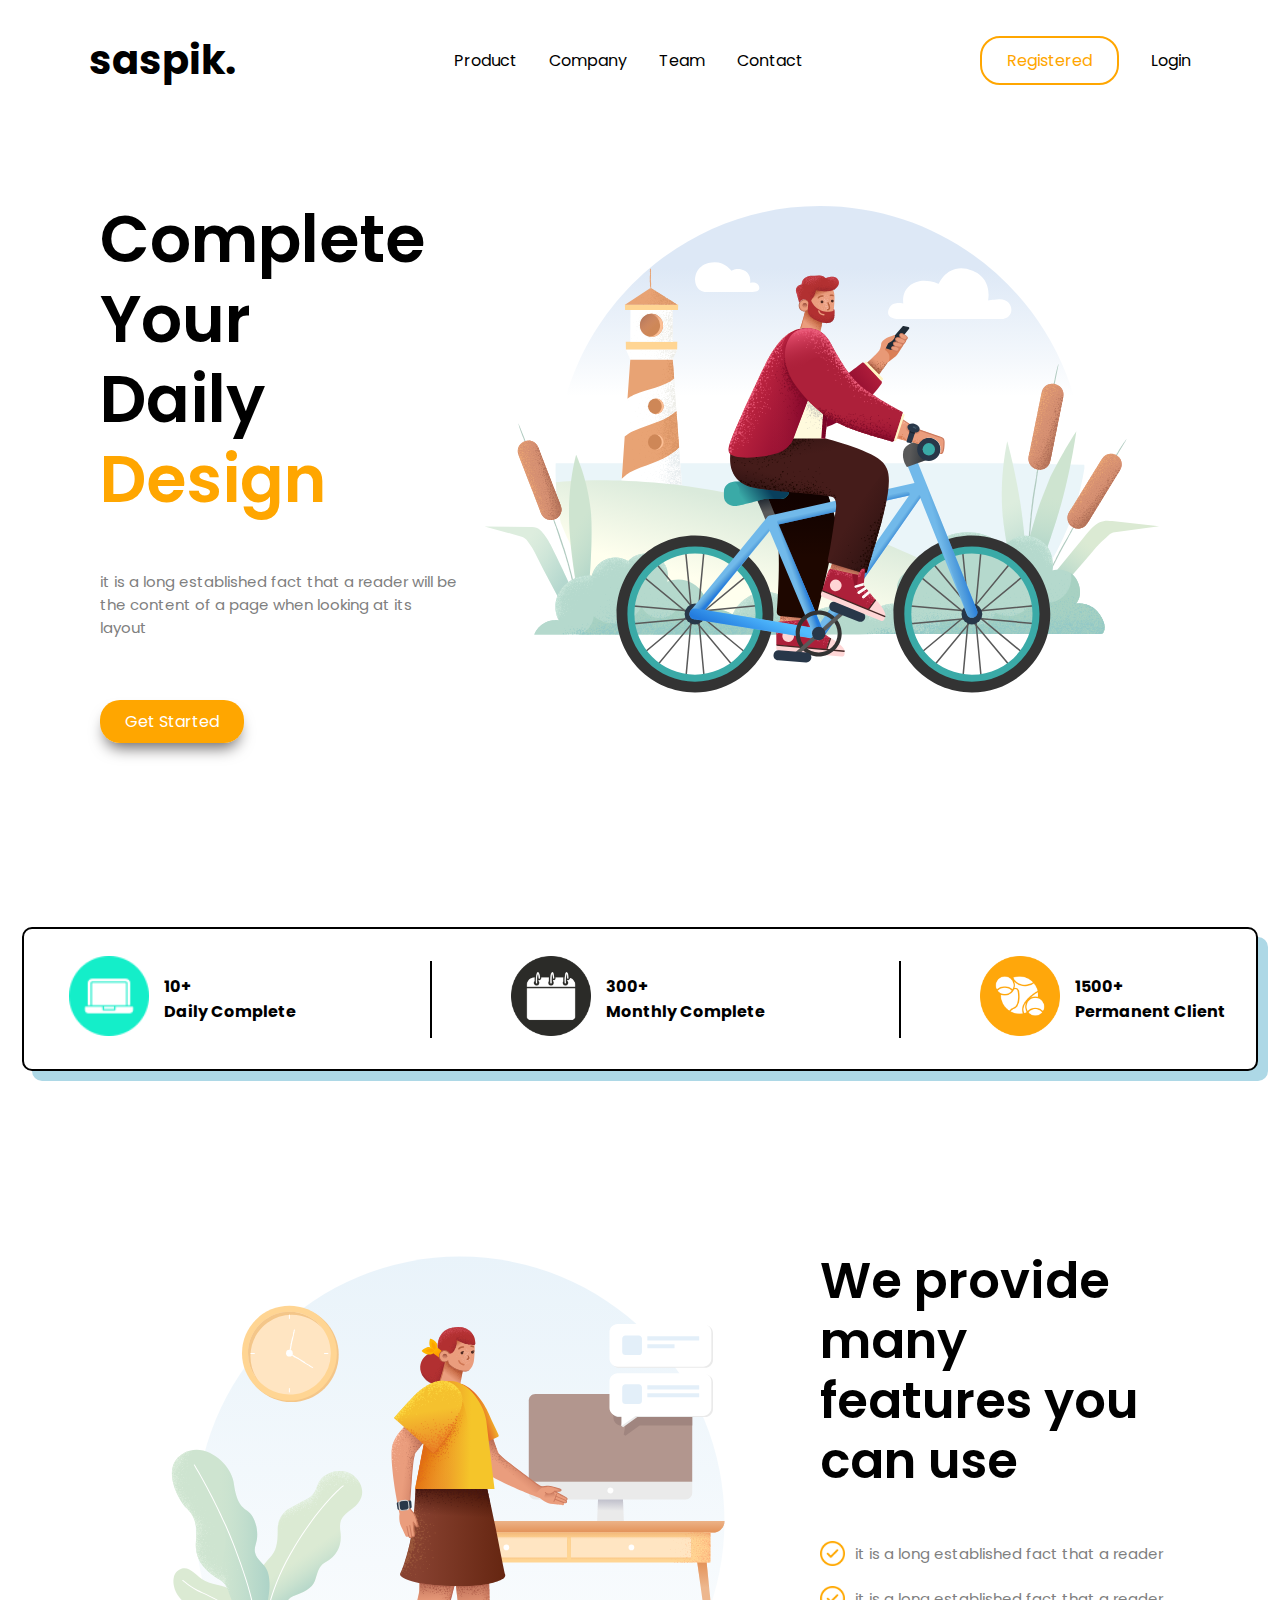
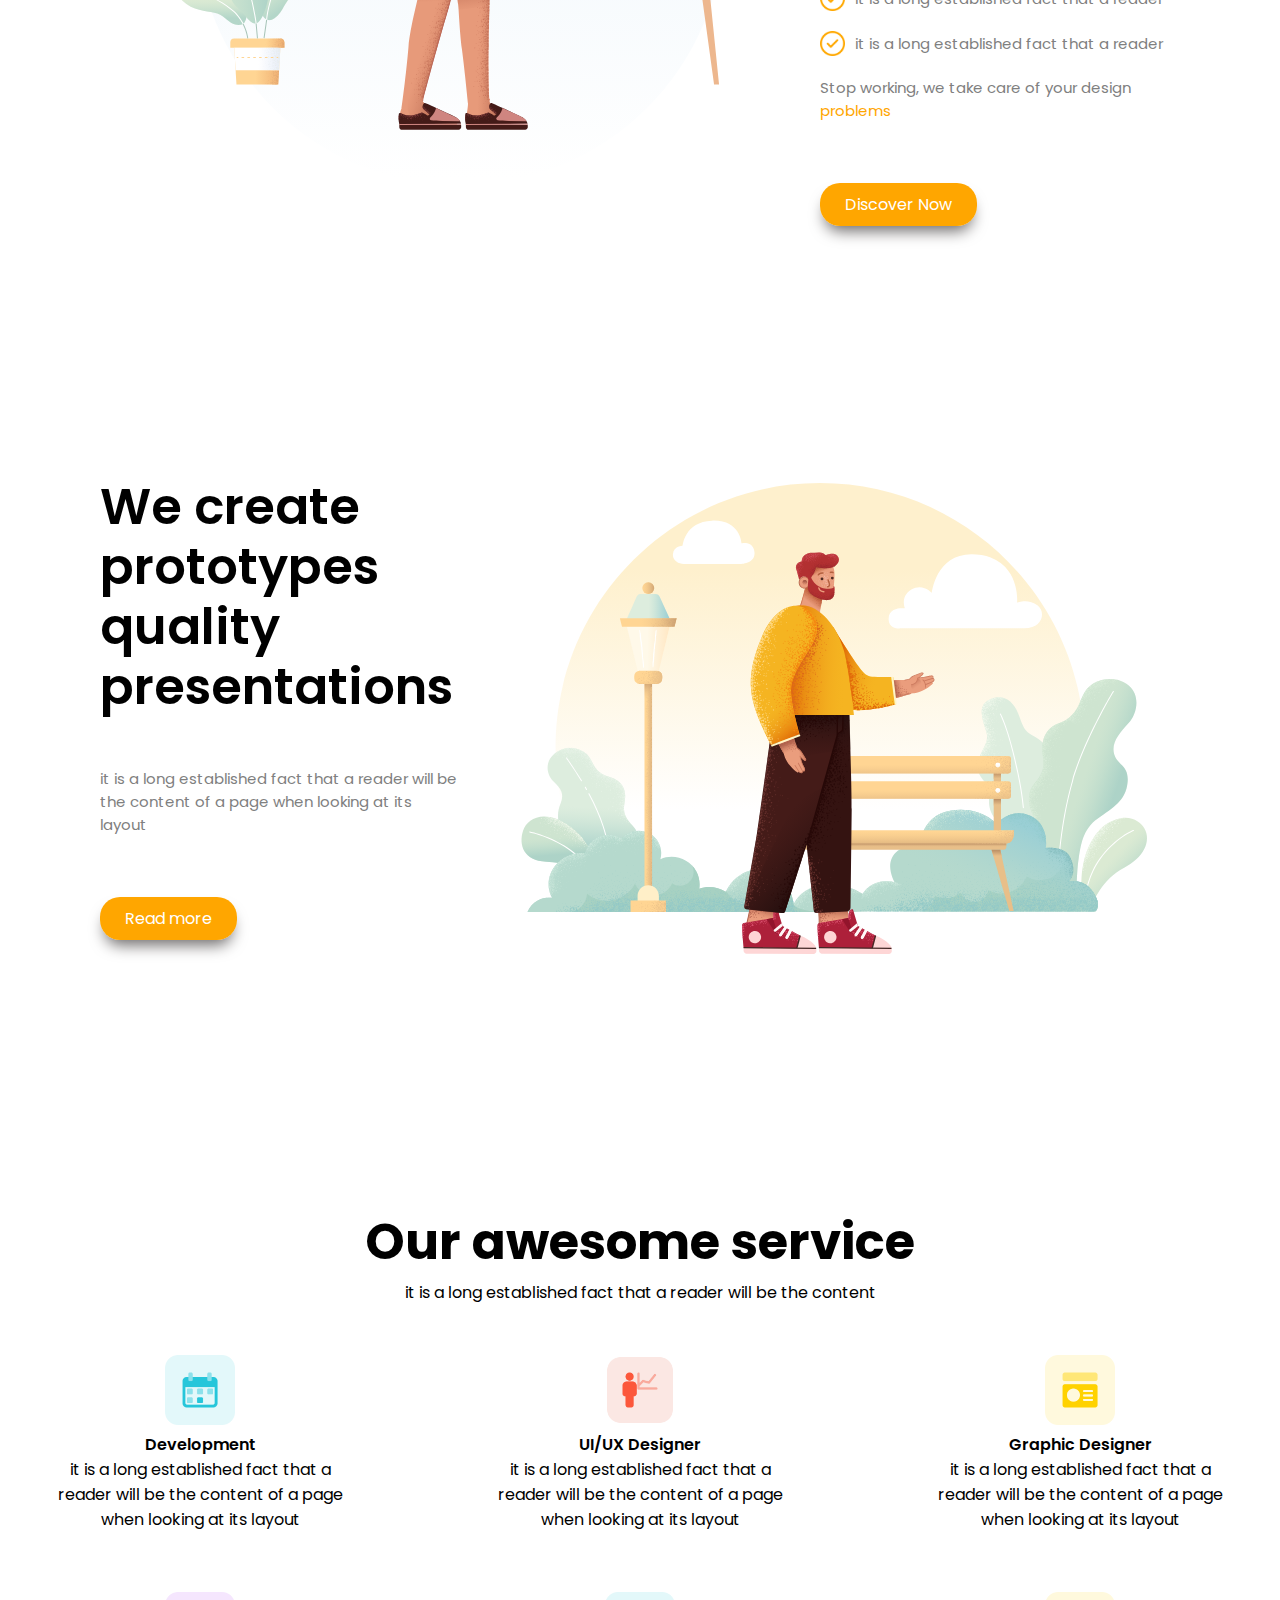
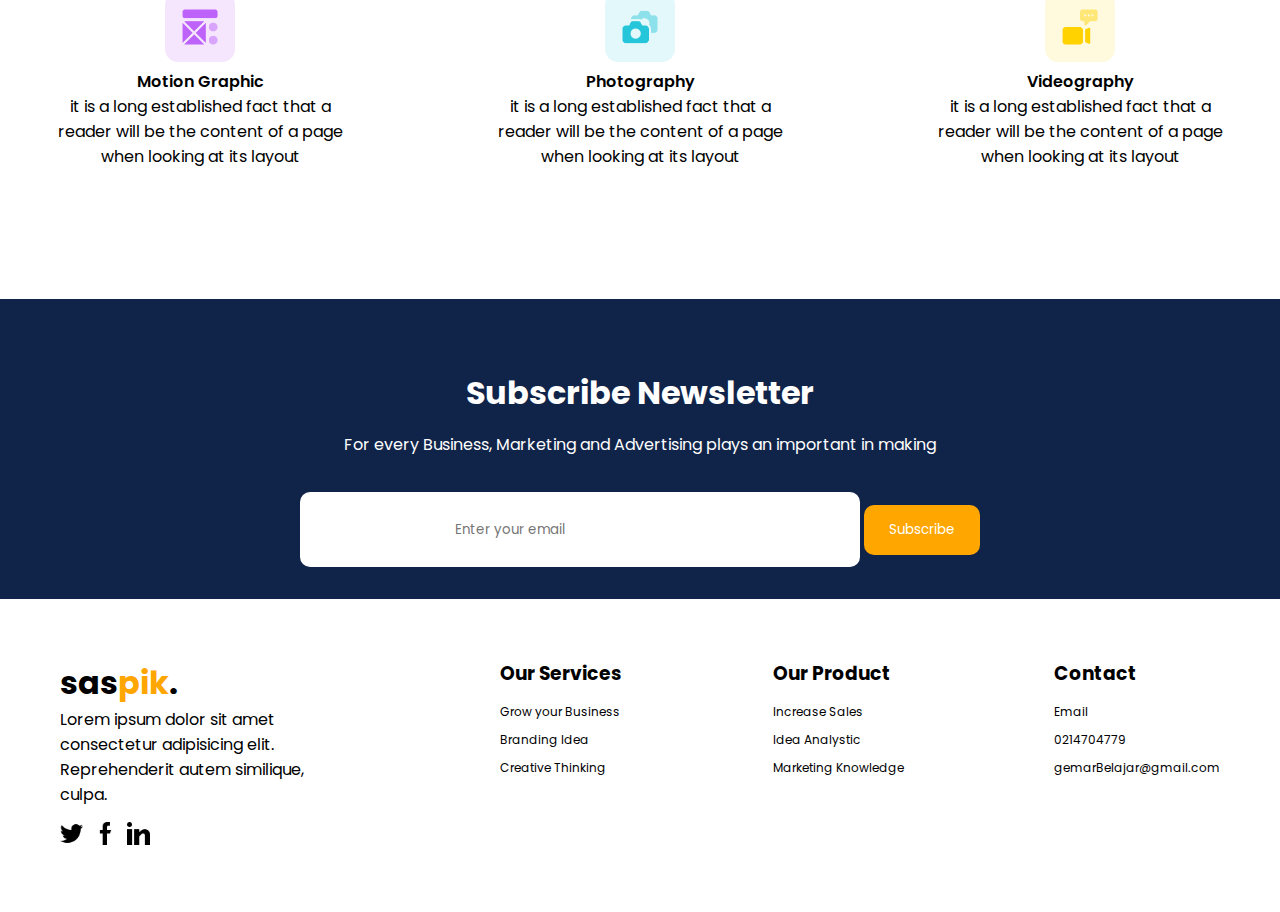
<file: index.html>
<!DOCTYPE html>
<html lang="en">
<head>
    <meta charset="UTF-8">
    <meta http-equiv="X-UA-Compatible" content="IE=edge">
    <meta name="viewport" content="width=device-width, initial-scale=1.0">
    <link rel="preconnect" href="https://fonts.googleapis.com">
    <link rel="preconnect" href="https://fonts.gstatic.com" crossorigin>
    <link href="https://fonts.googleapis.com/css2?family=Poppins:wght@400;600&display=swap" rel="stylesheet">
    <link rel="stylesheet" href="style.css">
    <!-- <script src="https://cdn.tailwindcss.com"></script> -->
    <title>Saspik.</title>
</head>
<body>
    <nav>
        <div class="profile">
            <h1>sas<span class="text-red-900">pik</span>.</h1>
        </div>
        <div class="left-nav">
            <ul>
                <li><a href="#">Product</a></li>
                <li><a href="#">Company</a></li>
                <li><a href="#">Team</a></li>
                <li><a href="#">Contact</a></li>
            </ul>
        </div>
        <div class="right-nav">
            <a href="regit.html" class="btn-secondary">Registered</a>
            <a href="login.html" class="login">Login</a>
        </div>
    </nav>

    <section class="container">
        <div class="main-text">
            <div class="heading" style="padding-bottom: 50px;">
                <h1>Complete Your <br> Daily <span class="primary-text">Design</span></h1>
            </div>
            <div class="text" style="padding-bottom: 50px;">
                <p>
                    it is a long established fact that a reader will be the content of a page when looking at its layout
                </p>
            </div>
            <div class="btn">
                <a href="#" class="btn-primary">Get Started</a>
            </div>
        </div>
        <div class="hero">
            <img src="assets/sapiens.svg" alt="">
        </div>
    </section>

    <section>
        <div class="box">
            <div class="content">
                <div class="content-image">
                    <img src="assets/menu.png" alt="">
                </div>
                <div class="text-content">
                    <h4><span>10+</span> <br> Daily Complete</h4>
                </div>
            </div>
            <div class="line"></div>
            <div class="content">
                <div class="content-image">
                    <img src="assets/calender.png" alt="">
                </div>
                <div class="text-content">
                    <h4><span>300+</span> <br> Monthly Complete</h4>
                </div>
            </div>
            <div class="line"></div>
            <div class="content">
                <div class="content-image">
                    <img src="assets/user.png" alt="">
                </div>
                <div class="text-content">
                    <h4><span>1500+</span> <br> Permanent Client</h4>
                </div>
            </div>
        </div>
    </section>

    <section class="container">
        <div class="hero">
            <img src="assets/sapiens (3).svg" alt="">
        </div>
        <div class="main-text">
            <div class="heading-secondary" style="padding-bottom: 50px;">
                <h1>We provide many <br> features you can use</h1>
            </div>
            <div class="text" style="padding-bottom: 50px;">
                    <li>
                        <img src="assets/check-mark.png" alt="">
                        it is a long established fact that a reader
                    </li>
                    <li>
                        <img src="assets/check-mark.png" alt="">
                        it is a long established fact that a reader
                    </li>
                    <li>
                        <img src="assets/check-mark.png" alt="">
                        it is a long established fact that a reader
                    </li>
                <p>
                    Stop working, we take care of your design <span class="primary-text">problems</span> 
                </p>
            </div>
            <div class="btn">
                <a href="#" class="btn-primary">Discover Now</a>
            </div>
        </div>
    </section>

    <section class="container">
        <div class="main-text">
            <div class="heading-secondary" style="padding-bottom: 50px;">
                <h1>We create prototypes <br> quality presentations</h1>
            </div>
            <div class="text" style="padding-bottom: 50px;">
                <p>
                    it is a long established fact that a reader will be the content of a page when looking at its layout
                </p>
            </div>
            <div class="btn">
                <a href="#" class="btn-primary">Read more</a>
            </div>
        </div>
        <div class="hero">
            <img src="assets/sapiens (2).svg" alt="">
        </div>
    </section>

    <section class="main-product">
        <div class="product-text">
            <h1>Our awesome service</h1>
            <p>it is a long established fact that a reader will be the content</p>
        </div>
        <div class="product">
            <div class="product-content">
                <img src="assets/calendar.png" alt="">
                <h4>Development</h4>
                <p>
                    it is a long established fact that a reader will be the content of a page when looking at its layout
                </p>
            </div>
            <div class="product-content">
                <img src="assets/statistic.png" alt="">
                <h4>UI/UX Designer</h4>
                <p>
                    it is a long established fact that a reader will be the content of a page when looking at its layout
                </p>
            </div>
            <div class="product-content">
                <img src="assets/wireframe (1).png" alt="">
                <h4>Graphic Designer</h4>
                <p>
                    it is a long established fact that a reader will be the content of a page when looking at its layout
                </p>
            </div>
        </div>
        <div class="product">
            <div class="product-content">
                <img src="assets/wireframe.png" alt="">
                <h4>Motion Graphic</h4>
                <p>
                    it is a long established fact that a reader will be the content of a page when looking at its layout
                </p>
            </div>
            <div class="product-content">
                <img src="assets/multiple.png" alt="">
                <h4>Photography</h4>
                <p>
                    it is a long established fact that a reader will be the content of a page when looking at its layout
                </p>
            </div>
            <div class="product-content">
                <img src="assets/video-call.png" alt="">
                <h4>Videography</h4>
                <p>
                    it is a long established fact that a reader will be the content of a page when looking at its layout
                </p>
            </div>
        </div>
    </section>

    <div class="cta">
        <div class="cta-text">
            <h1>Subscribe Newsletter</h1>
            <p>
                For every Business, Marketing and Advertising plays an important in making
            </p>
        </div>
        <div class="search-bar">
            <input class="searchbar-input" type="text" placeholder="Enter your email" name="" id="">
            <button class="btn-search">Subscribe</button>
        </div>
    </div>

    <footer>
        <div class="address">
            <h1>sas<span class="primary-text">pik</span>.</h1>
            <p>
                Lorem ipsum dolor sit amet consectetur adipisicing elit. Reprehenderit autem similique, culpa.
            </p>
            <div class="social-media">
                <div class="tw">
                    <a href="#"><img src="assets/twitter.png" alt=""></a>
                </div>
                <div class="fb">
                    <a href="#"><img src="assets/facebook.png" alt=""></a>
                </div>
                <div class="in">
                    <a href="#"><img src="assets/linkedin.png" alt=""></a>
                </div>
            </div>
        </div>
        <div class="left">
            <h3>Our Services</h3>
            <li><a href="#">Grow your Business</a></li>
            <li><a href="#">Branding Idea</a></li>
            <li><a href="#">Creative Thinking</a></li>
        </div>
        <div class="middle">
            <h3><a href="#">Our Product</a></h3>
            <li><a href="#">Increase Sales</a></li>
            <li><a href="#">Idea Analystic</a></li>
            <li><a href="#">Marketing Knowledge</a></li>
        </div>
        <div class="right">
            <h3>Contact</h3>
            <li><a href="#">Email</a></li>
            <li><a href="#">0214704779</a></li>
            <li><a href="#">gemarBelajar@gmail.com</a></li>
        </div>
    </footer>
</body>
</html>
</file>
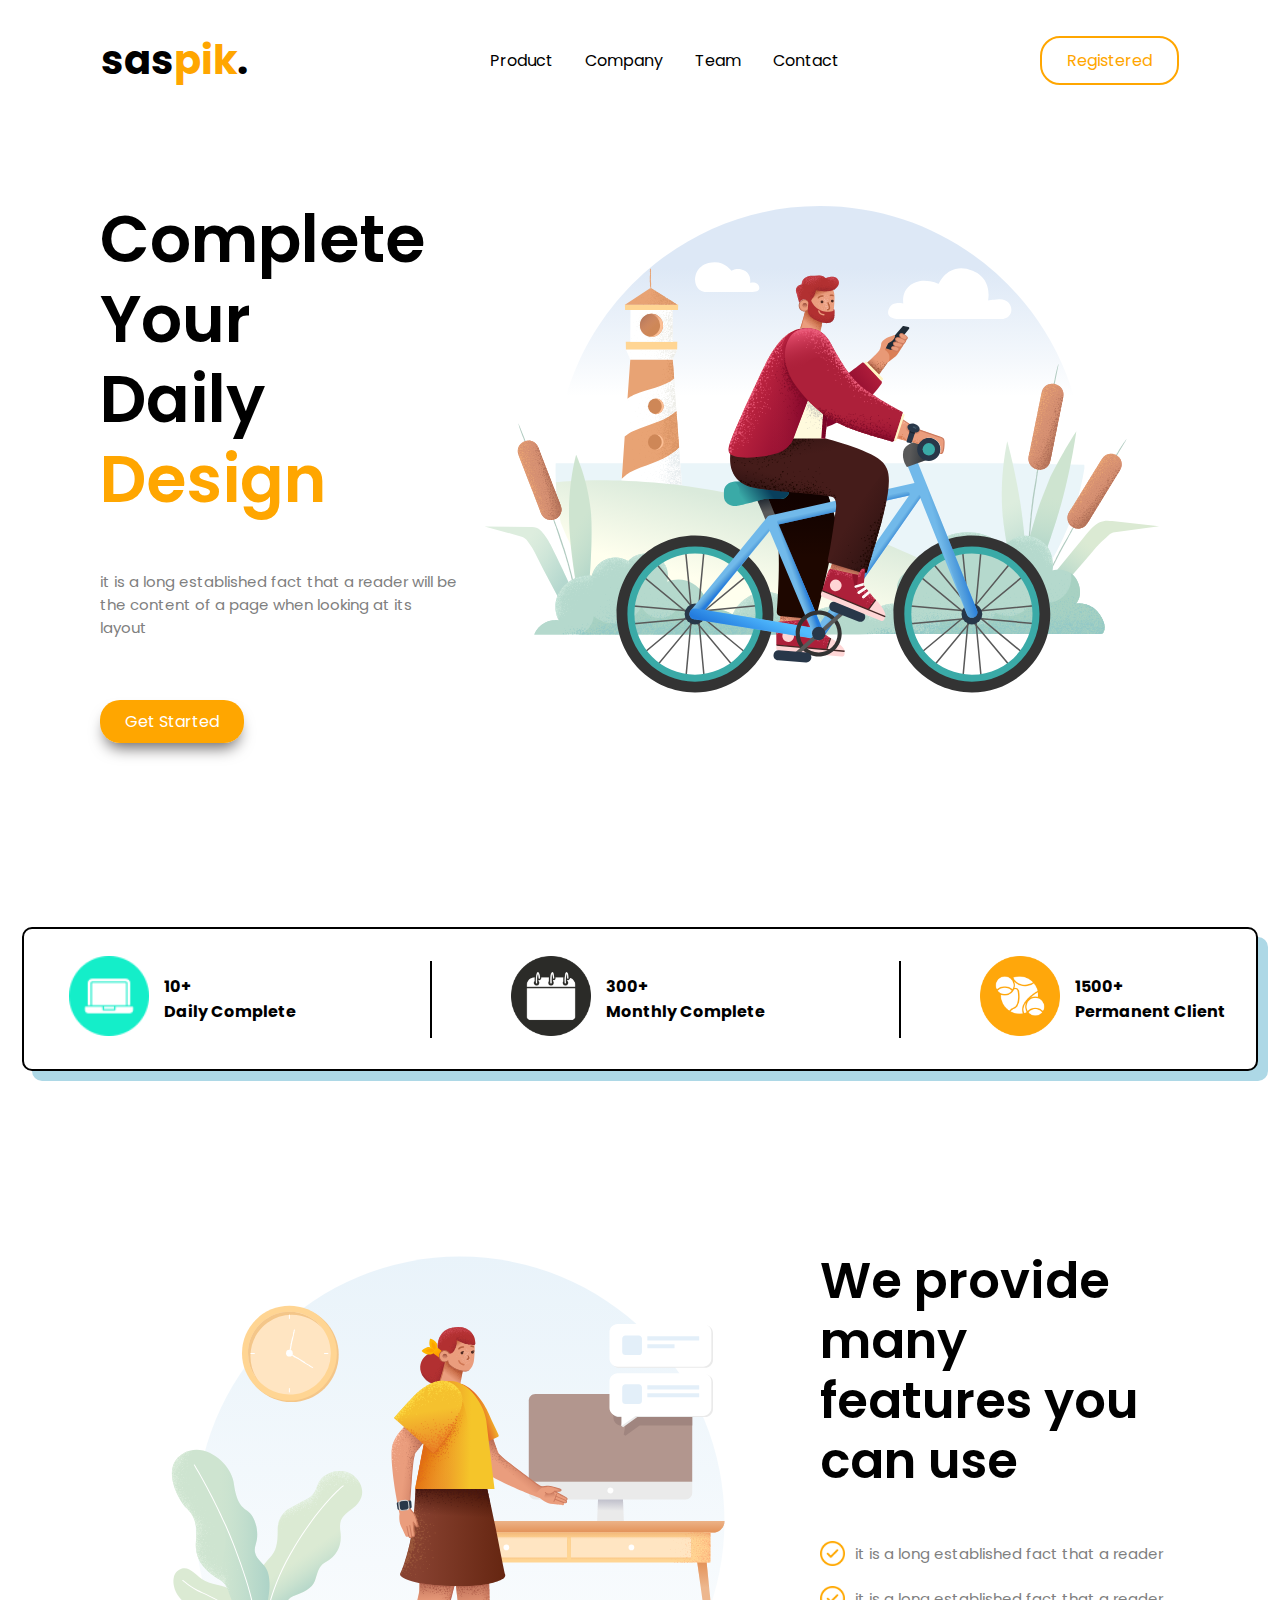
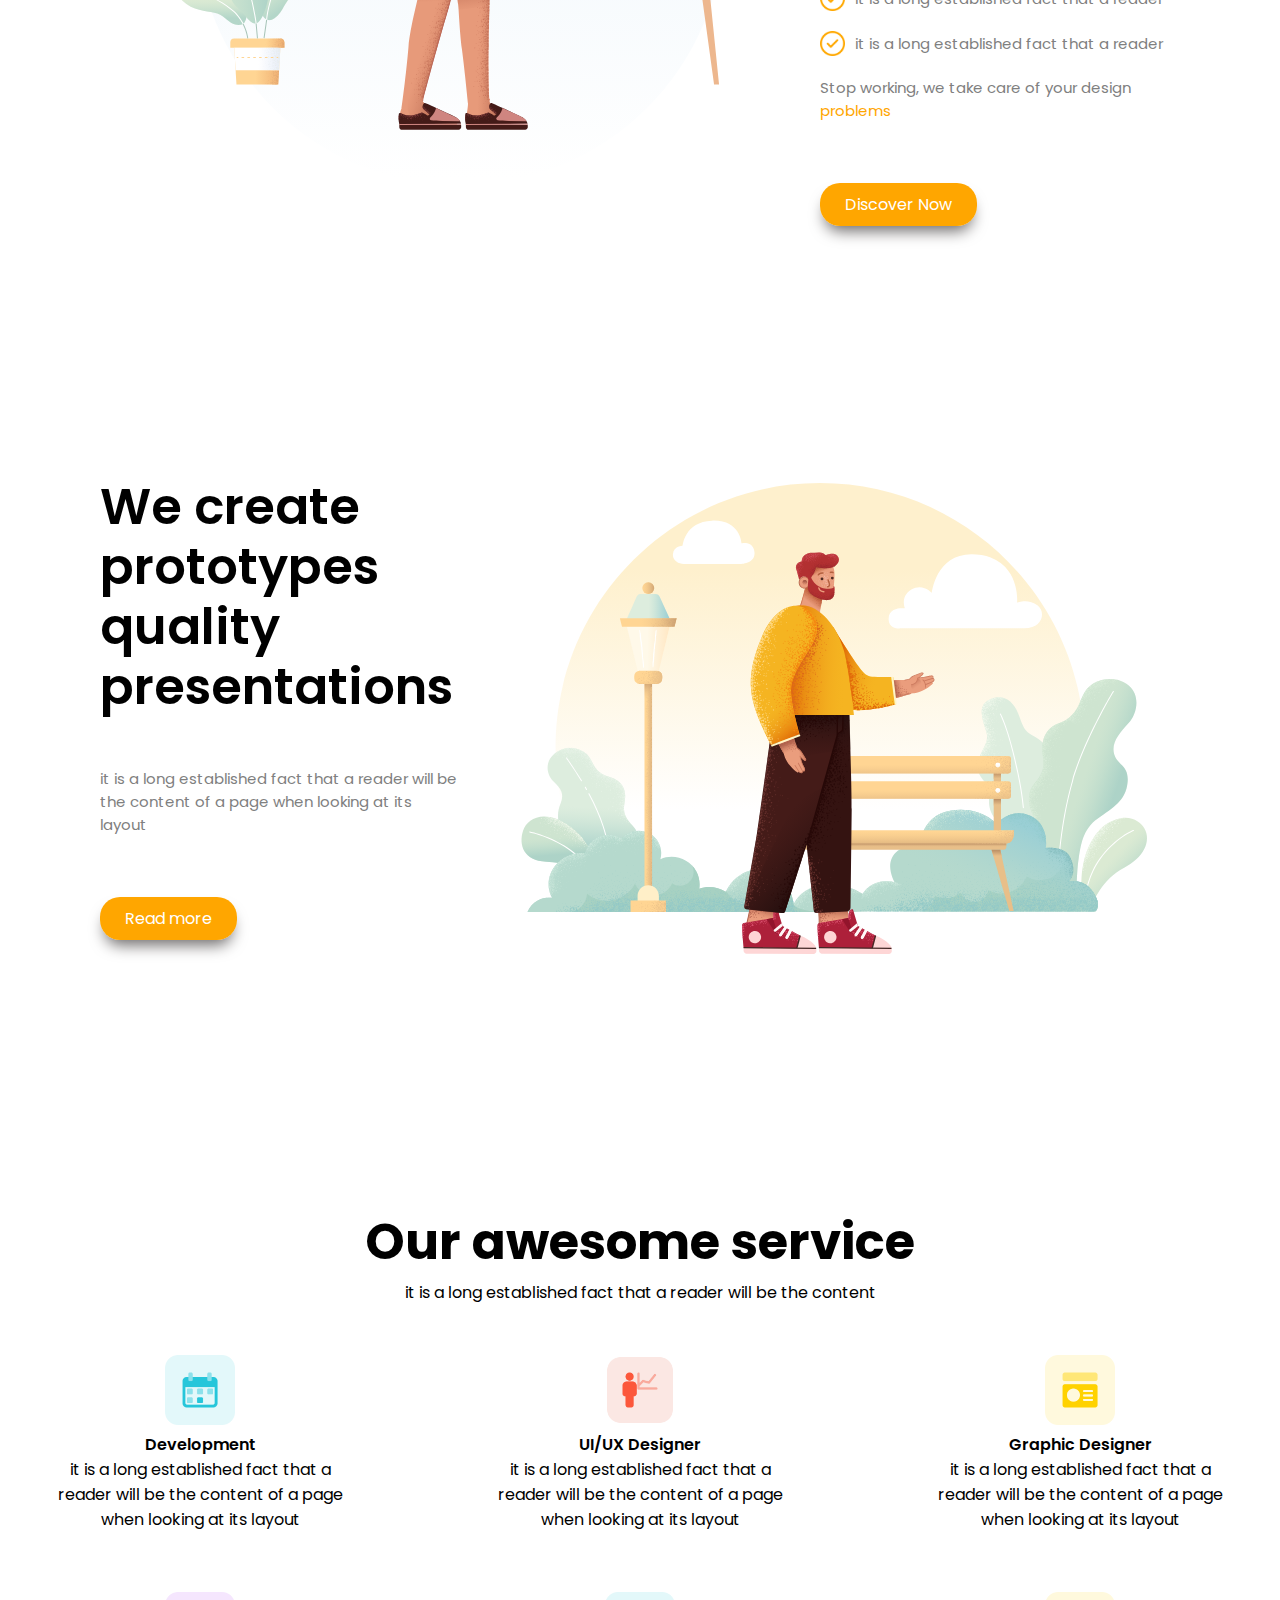
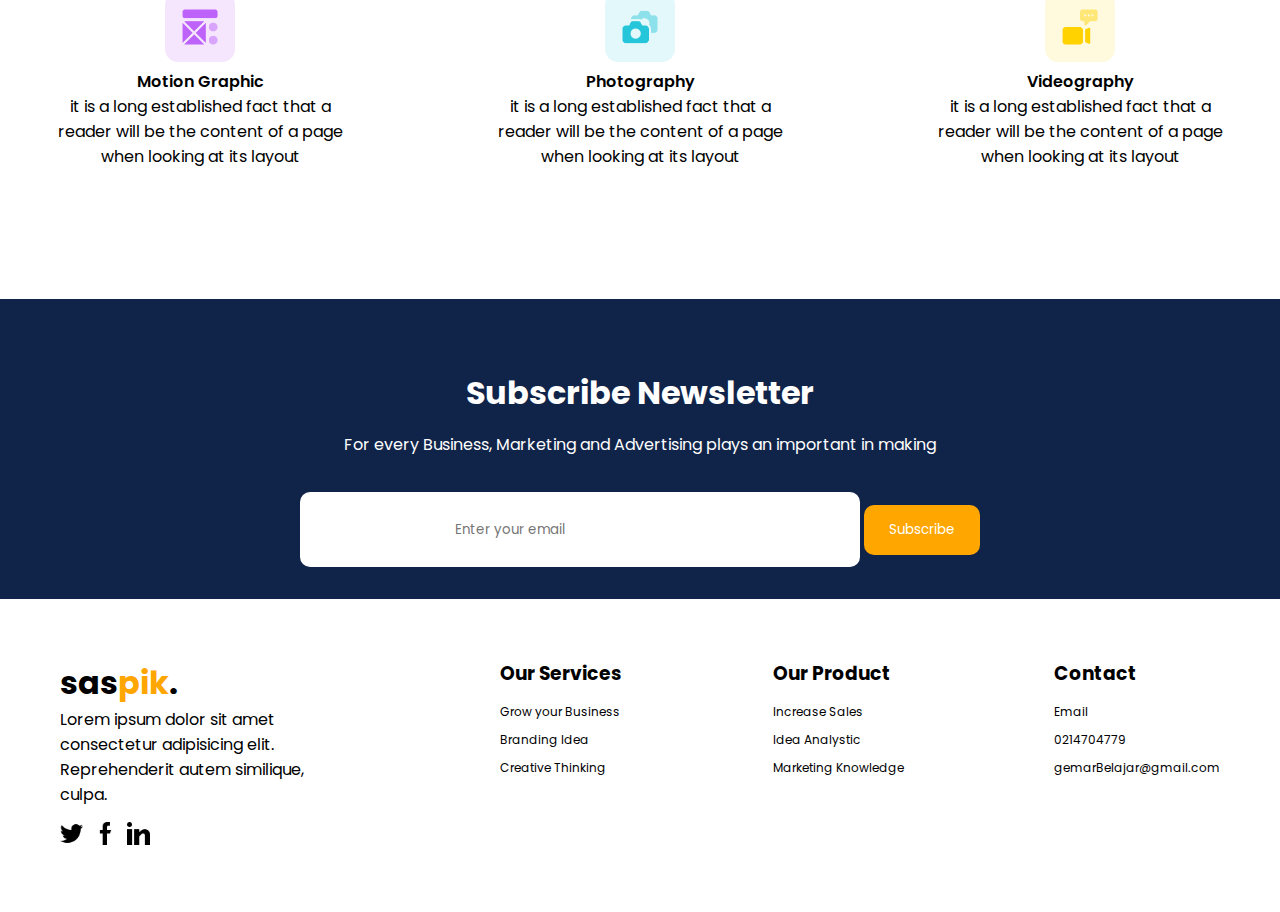
<file: cv.html>
<!DOCTYPE html>
<html lang="en">
<head>
    <meta charset="UTF-8">
    <meta http-equiv="X-UA-Compatible" content="IE=edge">
    <meta name="viewport" content="width=device-width, initial-scale=1.0">
    <link rel="preconnect" href="https://fonts.googleapis.com">
    <link rel="preconnect" href="https://fonts.gstatic.com" crossorigin>
    <link href="https://fonts.googleapis.com/css2?family=Poppins:wght@400;600&display=swap" rel="stylesheet">
    <link rel="stylesheet" href="style.css">
    <title>Curiculum Vitae</title>
</head>
<body>
    <nav>
        <div class="profile">
            <h1>sas<span class="primary-text">pik</span>.</h1>
        </div>
        <div class="left-nav">
            <ul>
                <li><a href="#">Product</a></li>
                <li><a href="#">Company</a></li>
                <li><a href="#">Team</a></li>
                <li><a href="#">Contact</a></li>
            </ul>
        </div>
        <div class="right-nav">
            <a href="#" class="btn-secondary">Registered</a>
        </div>
    </nav>

    <section class="container">
        <div class="main-text">
            <div class="heading" style="padding-bottom: 50px;">
                <h1>Complete Your <br> Daily <span class="primary-text">Design</span></h1>
            </div>
            <div class="text" style="padding-bottom: 50px;">
                <p>
                    it is a long established fact that a reader will be the content of a page when looking at its layout
                </p>
            </div>
            <div class="btn">
                <a href="#" class="btn-primary">Get Started</a>
            </div>
        </div>
        <div class="hero">
            <img src="assets/sapiens.svg" alt="">
        </div>
    </section>

    <section>
        <div class="box">
            <div class="content">
                <div class="content-image">
                    <img src="assets/menu.png" alt="">
                </div>
                <div class="text-content">
                    <h4><span>10+</span> <br> Daily Complete</h4>
                </div>
            </div>
            <div class="line"></div>
            <div class="content">
                <div class="content-image">
                    <img src="assets/calender.png" alt="">
                </div>
                <div class="text-content">
                    <h4><span>300+</span> <br> Monthly Complete</h4>
                </div>
            </div>
            <div class="line"></div>
            <div class="content">
                <div class="content-image">
                    <img src="assets/user.png" alt="">
                </div>
                <div class="text-content">
                    <h4><span>1500+</span> <br> Permanent Client</h4>
                </div>
            </div>
        </div>
    </section>

    <section class="container">
        <div class="hero">
            <img src="assets/sapiens (3).svg" alt="">
        </div>
        <div class="main-text">
            <div class="heading-secondary" style="padding-bottom: 50px;">
                <h1>We provide many <br> features you can use</h1>
            </div>
            <div class="text" style="padding-bottom: 50px;">
                    <li>
                        <img src="assets/check-mark.png" alt="">
                        it is a long established fact that a reader
                    </li>
                    <li>
                        <img src="assets/check-mark.png" alt="">
                        it is a long established fact that a reader
                    </li>
                    <li>
                        <img src="assets/check-mark.png" alt="">
                        it is a long established fact that a reader
                    </li>
                <p>
                    Stop working, we take care of your design <span class="primary-text">problems</span> 
                </p>
            </div>
            <div class="btn">
                <a href="#" class="btn-primary">Discover Now</a>
            </div>
        </div>
    </section>

    <section class="container">
        <div class="main-text">
            <div class="heading-secondary" style="padding-bottom: 50px;">
                <h1>We create prototypes <br> quality presentations</h1>
            </div>
            <div class="text" style="padding-bottom: 50px;">
                <p>
                    it is a long established fact that a reader will be the content of a page when looking at its layout
                </p>
            </div>
            <div class="btn">
                <a href="#" class="btn-primary">Read more</a>
            </div>
        </div>
        <div class="hero">
            <img src="assets/sapiens (2).svg" alt="">
        </div>
    </section>

    <section class="main-product">
        <div class="product-text">
            <h1>Our awesome service</h1>
            <p>it is a long established fact that a reader will be the content</p>
        </div>
        <div class="product">
            <div class="product-content">
                <img src="assets/calendar.png" alt="">
                <h4>Development</h4>
                <p>
                    it is a long established fact that a reader will be the content of a page when looking at its layout
                </p>
            </div>
            <div class="product-content">
                <img src="assets/statistic.png" alt="">
                <h4>UI/UX Designer</h4>
                <p>
                    it is a long established fact that a reader will be the content of a page when looking at its layout
                </p>
            </div>
            <div class="product-content">
                <img src="assets/wireframe (1).png" alt="">
                <h4>Graphic Designer</h4>
                <p>
                    it is a long established fact that a reader will be the content of a page when looking at its layout
                </p>
            </div>
        </div>
        <div class="product">
            <div class="product-content">
                <img src="assets/wireframe.png" alt="">
                <h4>Motion Graphic</h4>
                <p>
                    it is a long established fact that a reader will be the content of a page when looking at its layout
                </p>
            </div>
            <div class="product-content">
                <img src="assets/multiple.png" alt="">
                <h4>Photography</h4>
                <p>
                    it is a long established fact that a reader will be the content of a page when looking at its layout
                </p>
            </div>
            <div class="product-content">
                <img src="assets/video-call.png" alt="">
                <h4>Videography</h4>
                <p>
                    it is a long established fact that a reader will be the content of a page when looking at its layout
                </p>
            </div>
        </div>
    </section>

    <div class="cta">
        <div class="cta-text">
            <h1>Subscribe Newsletter</h1>
            <p>
                For every Business, Marketing and Advertising plays an important in making
            </p>
        </div>
        <div class="search-bar">
            <input class="searchbar-input" type="text" placeholder="Enter your email" name="" id="">
            <button class="btn-search">Subscribe</button>
        </div>
    </div>

    <footer>
        <div class="address">
            <h1>sas<span class="primary-text">pik</span>.</h1>
            <p>
                Lorem ipsum dolor sit amet consectetur adipisicing elit. Reprehenderit autem similique, culpa.
            </p>
            <div class="social-media">
                <div class="tw">
                    <a href="#"><img src="assets/twitter.png" alt=""></a>
                </div>
                <div class="fb">
                    <a href="#"><img src="assets/facebook.png" alt=""></a>
                </div>
                <div class="in">
                    <a href="#"><img src="assets/linkedin.png" alt=""></a>
                </div>
            </div>
        </div>
        <div class="left">
            <h3>Our Services</h3>
            <li><a href="#">Grow your Business</a></li>
            <li><a href="#">Branding Idea</a></li>
            <li><a href="#">Creative Thinking</a></li>
        </div>
        <div class="middle">
            <h3><a href="#">Our Product</a></h3>
            <li><a href="#">Increase Sales</a></li>
            <li><a href="#">Idea Analystic</a></li>
            <li><a href="#">Marketing Knowledge</a></li>
        </div>
        <div class="right">
            <h3>Contact</h3>
            <li><a href="#">Email</a></li>
            <li><a href="#">0214704779</a></li>
            <li><a href="#">gemarBelajar@gmail.com</a></li>
        </div>
    </footer>
</body>
</html>
</file>
<file: style.css>
*{
    font-family: 'Poppins', sans-serif;
    margin: 0;
}

.text-primary{
    color: #ffa600;
}

nav{
    display: flex;
    padding: 30px 0;
    justify-content: space-around;
    align-items: center;
}

section{
    margin-bottom: 100px;
}

.profile{
    font-size: 20px;
}

.right-nav{
    display: flex;
    align-items: center;
    gap: 2rem;
}

.login:hover {
    text-decoration: underline;
}

.left-nav ul{
    display: flex;
    justify-content: space-around;
    gap: 2rem;
    list-style: none;
}

.left-nav a:active{
    text-decoration: underline;
}

a{
    text-decoration: none;
    color: black;
}

.btn-primary{
    color: white;
    border-radius: 20px;
    padding: 10px 25px;
    background-color: #ffa600;
    box-shadow: 0 10px 15px -5px rgb(109, 106, 106);
    border: none;
}

.btn-primary:hover{
    box-shadow: 0 10px 15px -5px #c88406;
}

.btn-secondary{
    color: #ffa600;
    border-radius: 20px;
    border: 2px solid #ffa600;
    padding: 10px 25px;
}

.btn-secondary:hover{
    background-color: #ffa600;
    color: white;
}
.btn-third{
    color: #ffff;
    border-radius: 20px;
    border: 2px solid #ffff;
    padding: 10px 25px;
}

.btn-third:hover{
    background-color: #ffa600da;
    color: black;
}

.primary-text{
    color:#ffa600;
}

.container{
    display: flex;
    justify-content: space-between;
    padding: 30px 100px;
}

.heading h1{
    font-weight: 600;
    font-size: 65px;
    line-height: 80px;
}

.heading-secondary h1{
    font-weight: 600;
    font-size: 50px;
    line-height: 60px;
}

.main-text{
    padding: 50px 0;
}

.main-text p{
    color: gray;
    font-weight: 400;
    font-size: 15px;
    padding-bottom: 20px;
}

.main-text li{
    list-style: none;
    color: gray;
    font-weight: 400;
    font-size: 15px;
    padding-bottom: 20px;
}

.main-text img{
    width: 25px;
    margin-right: 10px;
}

.text li{
    display: flex;
    align-items: center;
}

.box{
    background-color: #FFFF;
    width: 1192px;
    height: 120px;
    margin-left: auto;
    margin-right: auto;
    margin-bottom: 30px;
    border: 2px solid black;
    padding: 10px 20px;
    display: flex;
    justify-content: space-between;
    align-items: center;

    box-shadow: 10px 10px lightblue;
    border-radius: 10px;
}

.content{
    display: flex;
    align-items: center;
    padding: 0 10px;
    justify-content: space-between;
}

.content img{
    width: 80px;
    padding: 0 15px;
}

.line{
    height: 75px;
    border: 1px solid black;
    margin-left: 70px;
}

.main-product{
    width: auto;
    /* border: 1px solid black; */
}

.product-text{
    text-align: center;
    padding-bottom: 20px;
}

.product-text h1{
    font-size: 50px;
}

.product{
    /* border: 1px solid black; */
    padding: 30px 50px;
    display: flex;
    justify-content: space-between;
}

.product-content img{
    width: 70px;
}

.product-content h4{
    font-weight: 600;}

.product-content p{
    width: 300px;
}

.product-content{
    text-align: center;
}

.cta{
    width: 100%;
    height: 200px;
    background-color: rgb(16, 36, 74);
    color: white;
    text-align: center;
    padding: 50px 0;
}

.cta-text{
    padding: 20px 0; 
}

.cta-text p{
    padding: 15px 0;
}

.searchbar-input{
    padding: 15px 155px;
    border-radius: 10px;
    border: none;
}

.btn-search{
    color: white;
    border-radius: 10px;
    padding: 15px 25px;
    background-color: #ffa600;
    border: none;
}

.btn-search:hover{
    color: black;
}

.address{
    width: 25%;
}

footer{
    display: flex;
    justify-content: space-between;
    padding: 60px;
}

footer li{
    list-style-type: none;
    font-size: 12px;
    padding-bottom: 10px;
}

footer h3{
    padding-bottom: 15px;
}

.social-media{
    padding-top: 15px;
    width: 90px;
    display: flex;
    justify-content: space-between;
    align-items: center;
}

.social-media img{
    width: 23px;
}

footer a:hover{
    color: #ffa600;
}

/* login */

.box-login{
    width: 1192px;
    height: 550px;
    margin-bottom: 30px;
    padding: 10px 20px;
    margin-left: auto;
    margin-right: auto;

    box-shadow: 10px 10px lightblue;
    border-radius: 10px;
}

input{
    border-radius: 10px;
    height: 45px;
    width: 250px;
}
</file>
